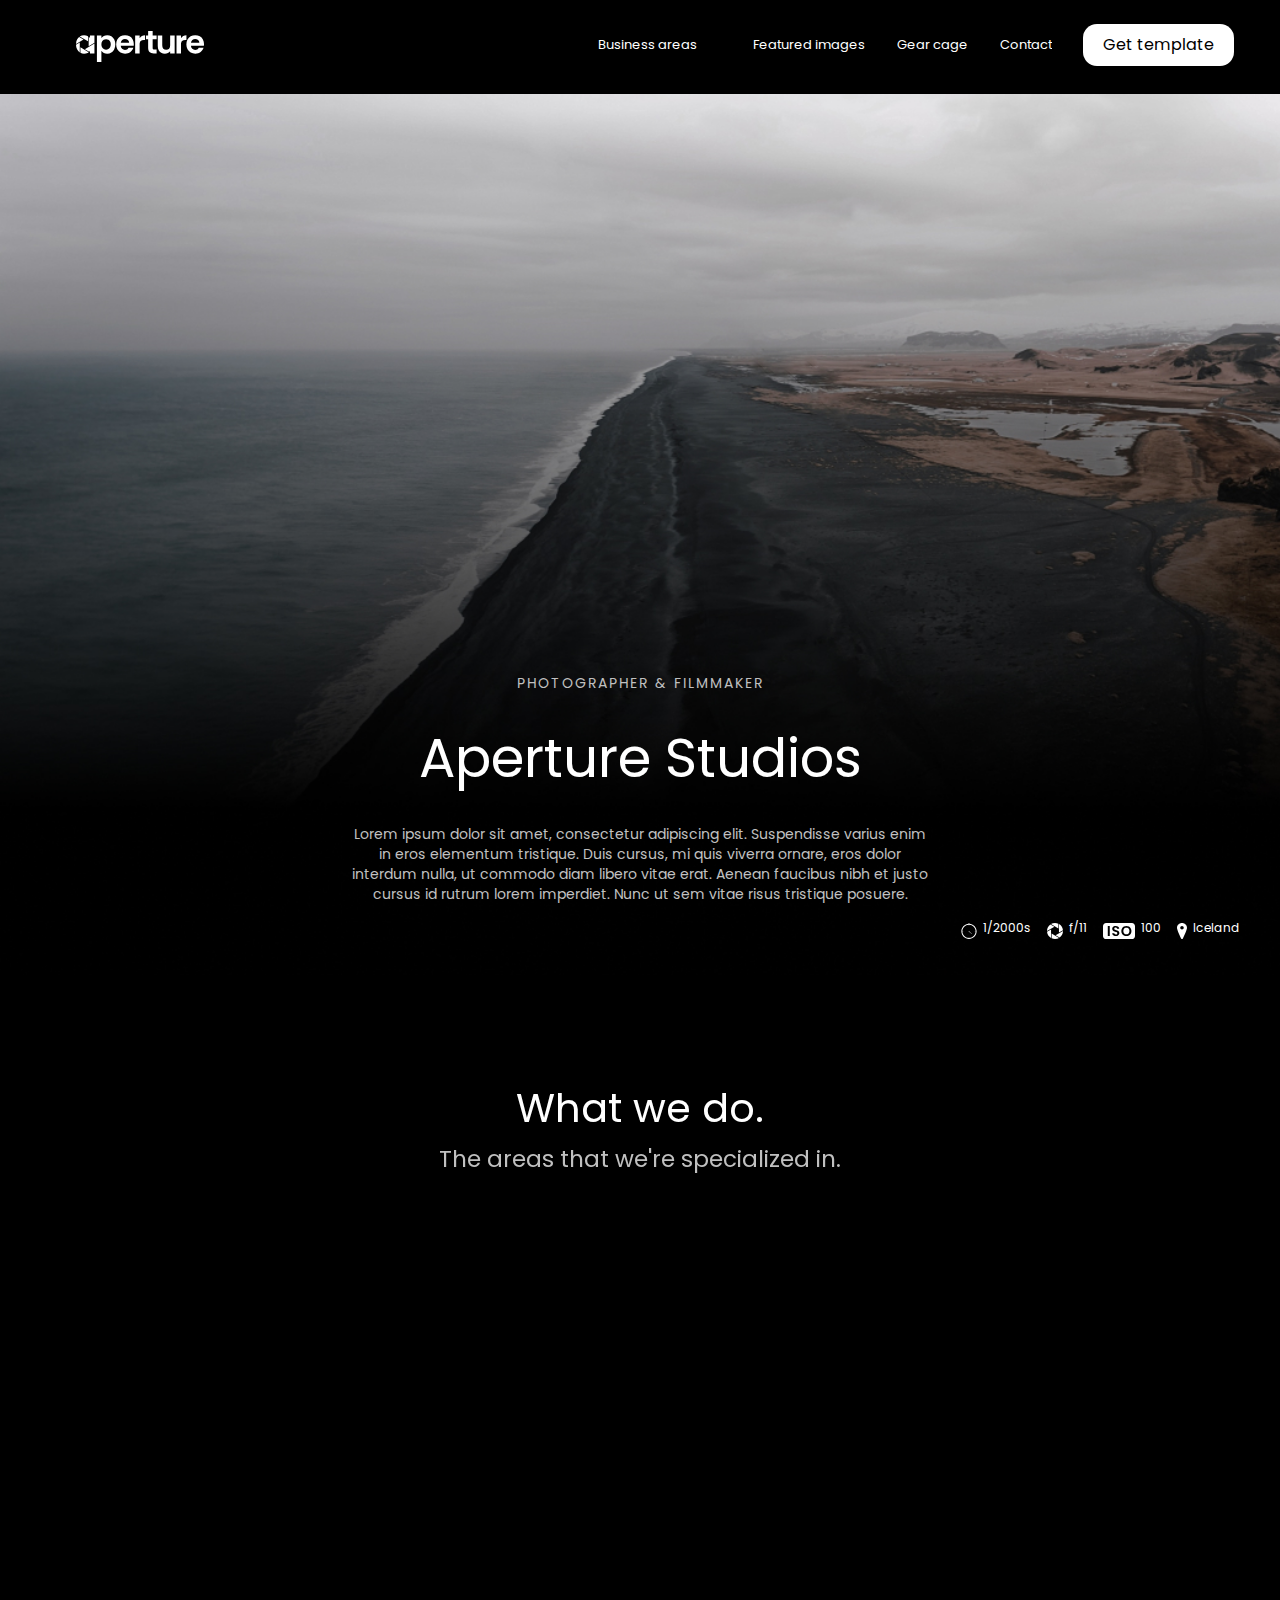
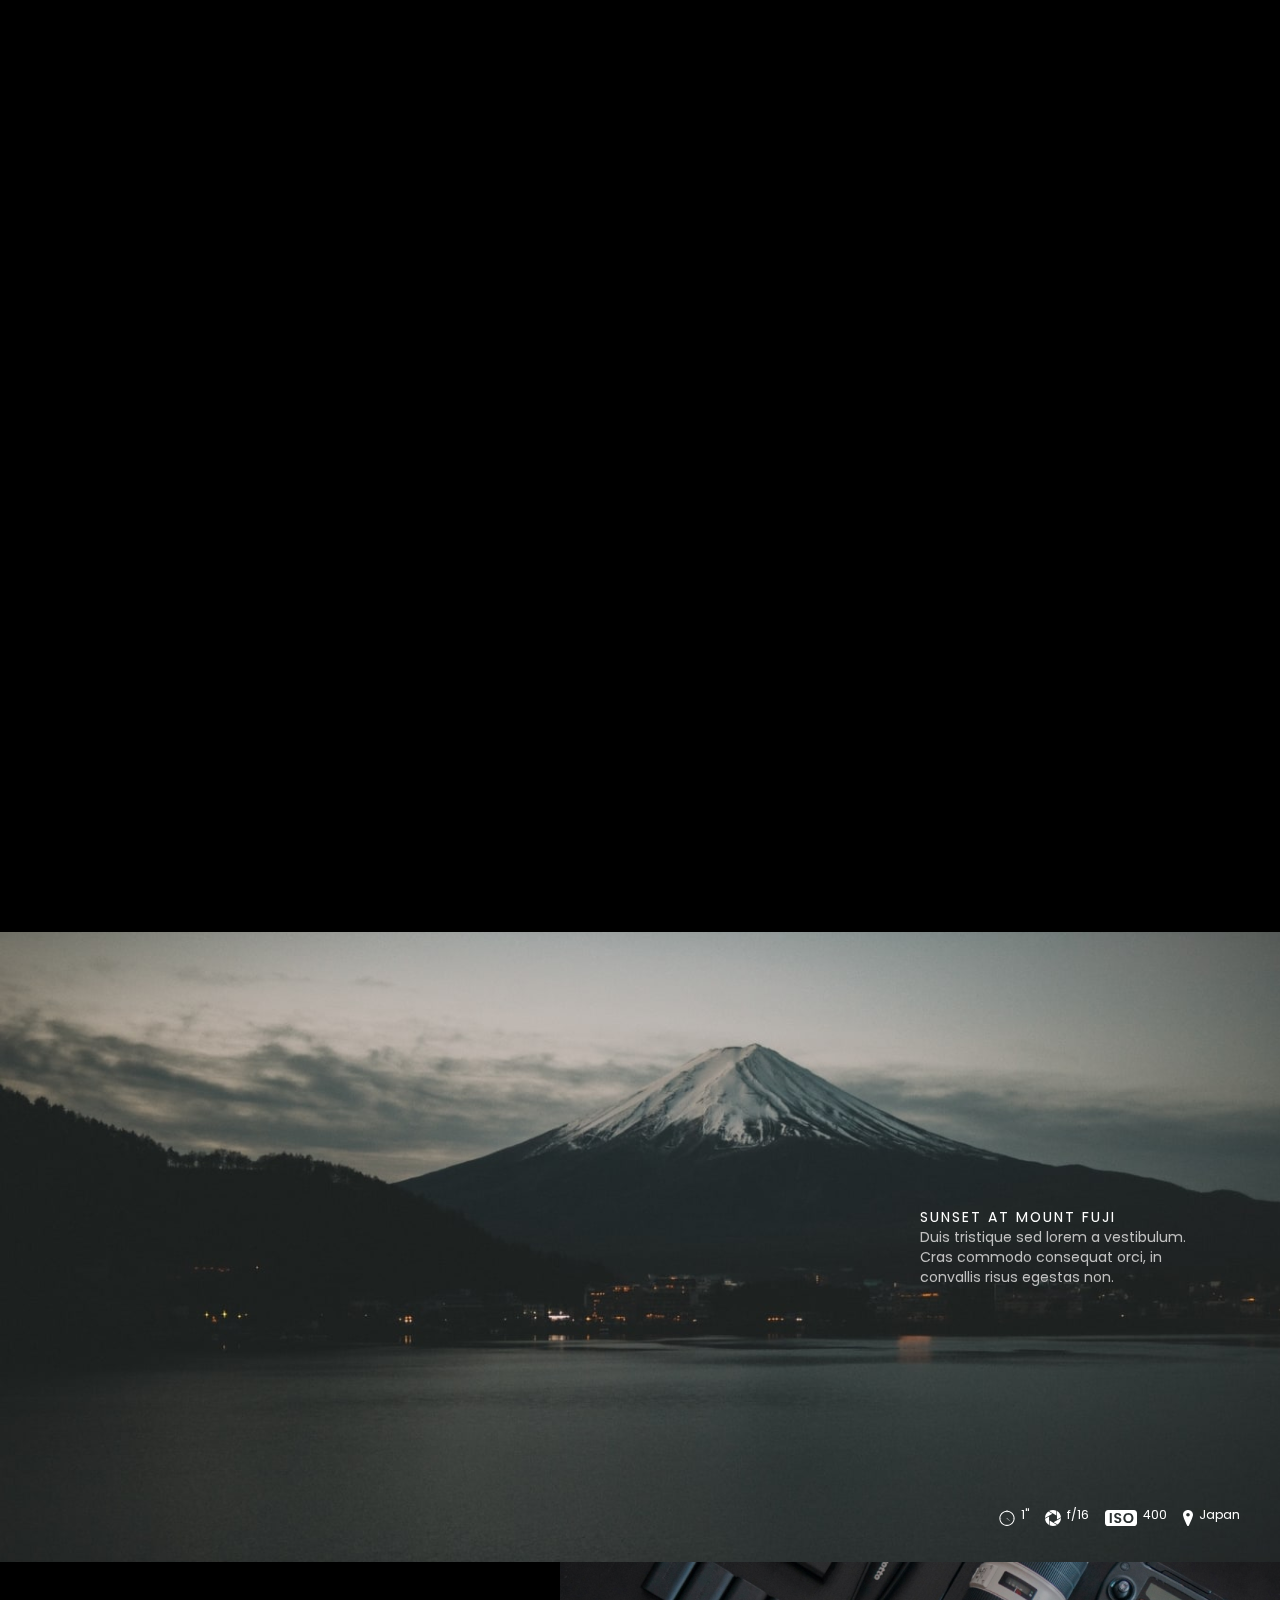
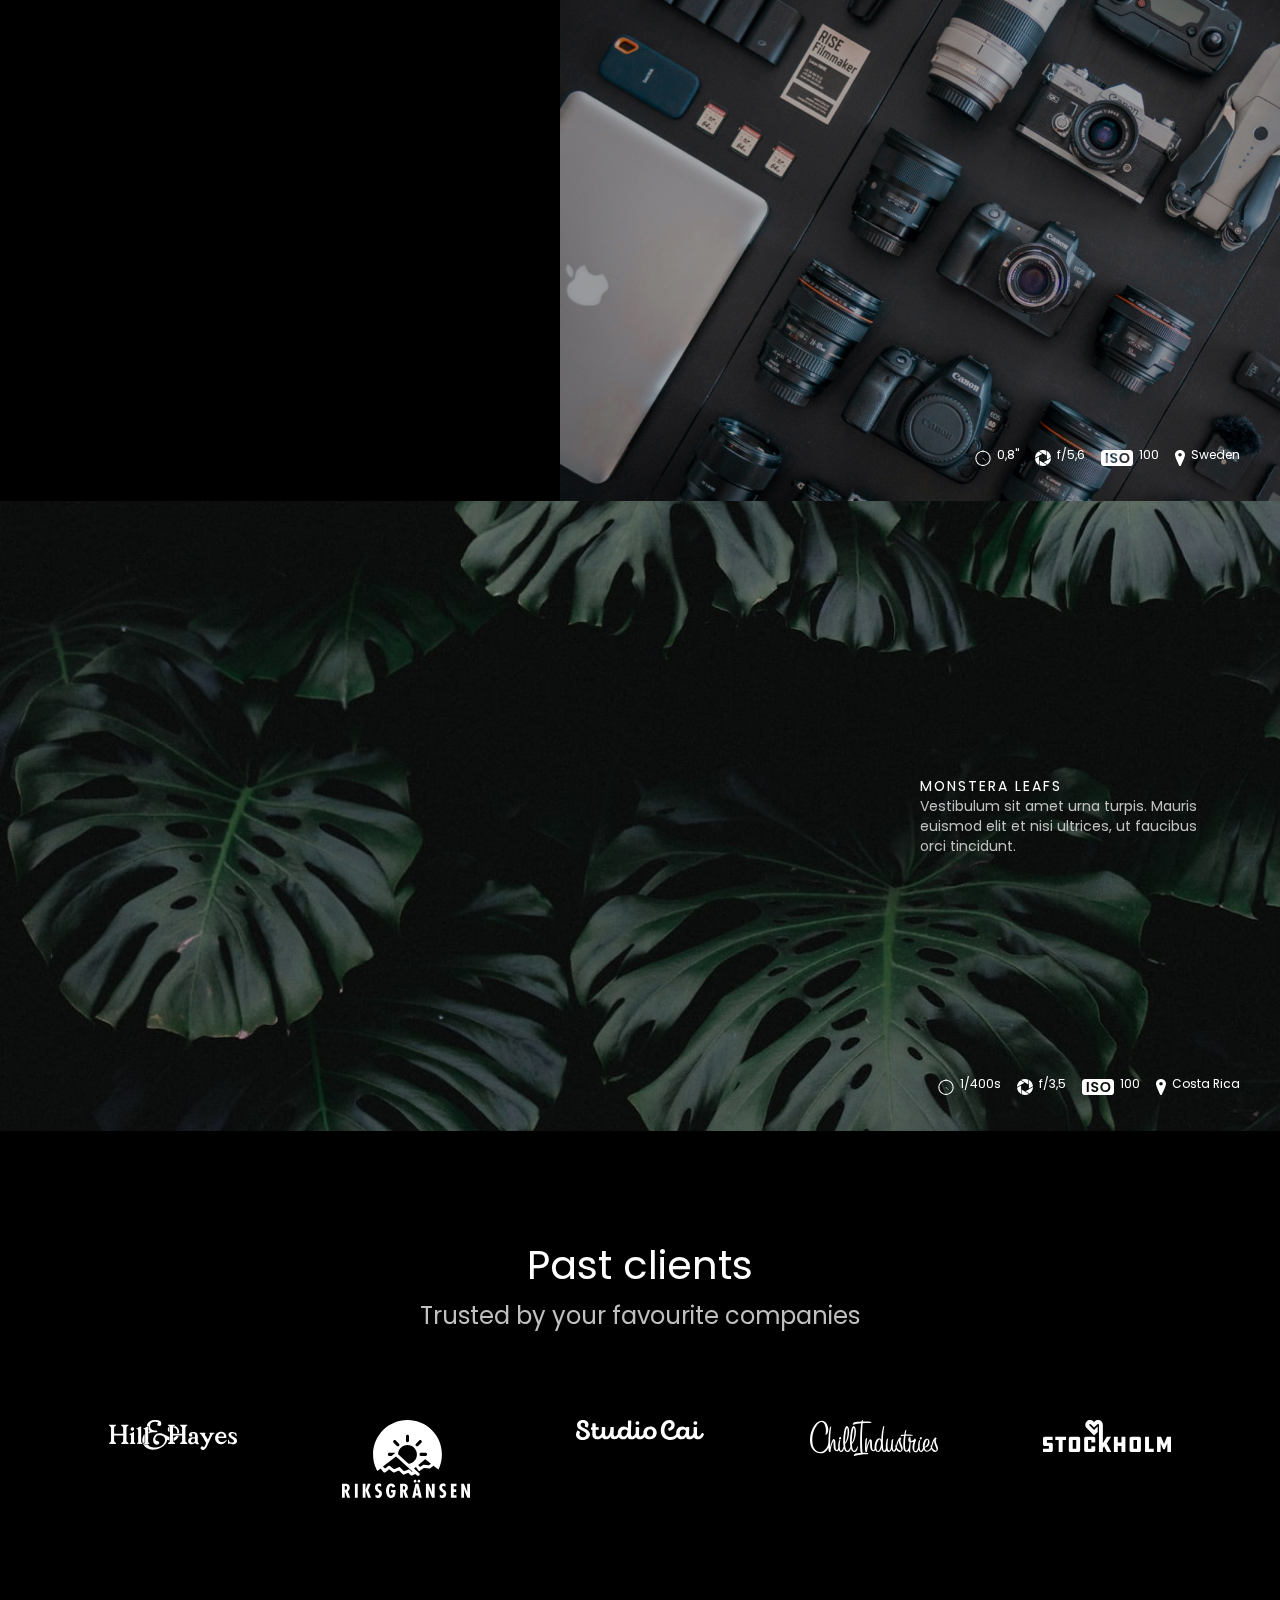
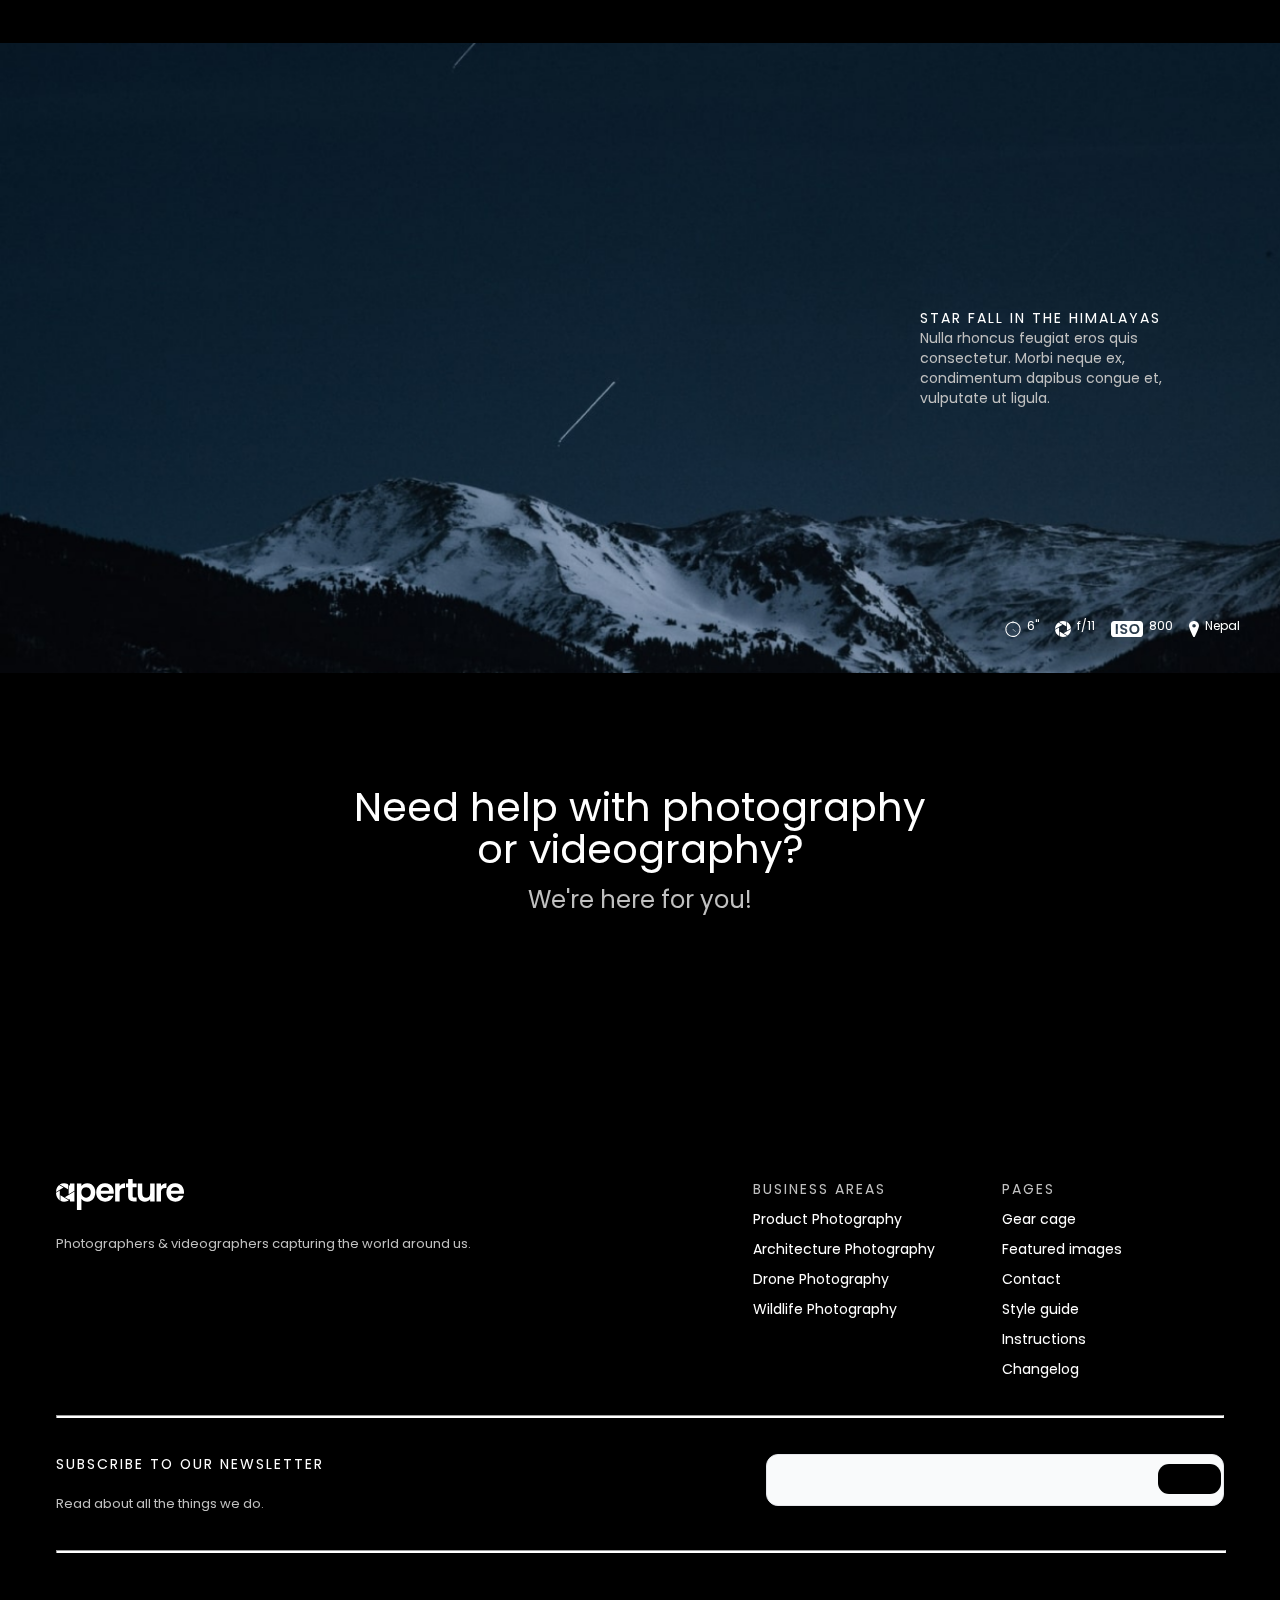
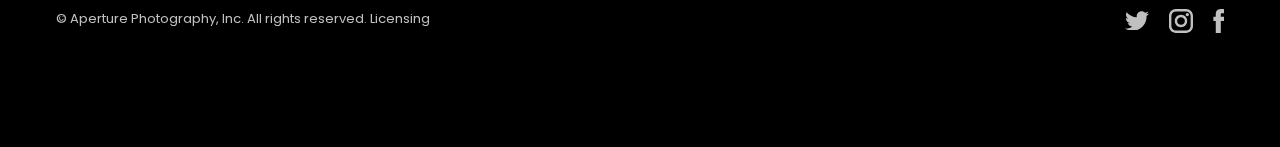
<file: index.html>
<!doctype html>
<html lang="en">
<head>
    <meta charset="UTF-8">
    <meta name="viewport"
          content="width=device-width, user-scalable=no, initial-scale=1.0, maximum-scale=1.0, minimum-scale=1.0">
    <meta http-equiv="X-UA-Compatible" content="ie=edge">
    <title>Document</title>
    <link rel="stylesheet" href="css/owl.carousel.css">
    <link rel="stylesheet" href="css/owl.theme.default.css">
    <link rel="stylesheet"
          href="https://cdnjs.cloudflare.com/ajax/libs/animate.css/4.1.1/animate.min.css"/>
    <link rel="stylesheet" href="css/animate.css">
    <link rel="stylesheet" href="css/normalize.css">
    <link rel="stylesheet" href="css/menu.css">
    <link rel="stylesheet" href="css/style.css">
    <link rel="stylesheet" href="css/media-queries.css">
    <link rel="stylesheet" href="css/style_preproc.css">


</head>
<body>
<header class="cd-header">
    <div class="container">
    <div class="header-wrapper">
        <div class="logo-wrap">
            <a href="#"><img src="images/Combined-Shape.svg" alt="logo"></a>
        </div>
        <div class="nav-but-wrap">
            <div class="menu-icon hover-target">
                <span class="menu-icon__line menu-icon__line-left"></span>
                <span class="menu-icon__line"></span>
                <span class="menu-icon__line menu-icon__line-right"></span>
            </div>
        </div>
    </div>
        <div class="nav">
            <div class="nav__content">
                <ul class="nav__list container">
                    <li class="nav__list-item active-nav"><a href="#" class="hover-target">Business areas</a></li>
                    <li class="nav__list-item"><a href="#" class="hover-target">Featured images</a></li>
                    <li class="nav__list-item"><a href="#" class="hover-target">Gear cage</a></li>
                    <li class="nav__list-item"><a href="#" class="hover-target">Contact</a></li>
                    <li class="nav__list-item"><a href="#" class="hover-target animate__flipInX wow">Get template</a></li>
                </ul>
            </div>
        </div>
    </div>
</header>




<div class='cursor2' id="cursor2"></div>
<div class='cursor3' id="cursor3"></div>
</header>
<!--<header>-->
<!--    <div class="container">-->
<!--    <a href="#"><img src="images/Combined-Shape.svg" alt="logo"></a>-->
<!--        <nav>-->
<!--            <ul>-->
<!--                <li><a href="#">Business areas</a></li>-->
<!--                <li><a href="#">Featured images</a></li>-->
<!--                <li><a href="#">Gear cage</a></li>-->
<!--                <li><a href="#">Contact</a></li>-->
<!--                <li><a href="#">Get template</a></li>-->
<!--            </ul>-->
<!--        </nav>-->
<!--    </div>-->
<!--        </div>-->
<!--    </div>-->

<!--</header>-->
<section class="main_banner">
    <div class="container">
        <h3 class="animate__zoomInDown wow">Photographer & Filmmaker</h3>
        <h1 class="animate__zoomInDown wow">Aperture Studios</h1>
        <p>Lorem ipsum dolor sit amet, consectetur adipiscing elit. Suspendisse varius enim in eros elementum tristique. Duis cursus, mi quis viverra ornare, eros dolor interdum nulla, ut commodo diam libero vitae erat. Aenean faucibus nibh et justo cursus id rutrum lorem imperdiet. Nunc ut sem vitae risus tristique posuere.</p>
    </div>
    <ul class="li_img">
        <li>1/2000s</li>
        <li>f/11</li>
        <li>100</li>
        <li>Iceland</li>
    </ul>
</section>


<section class="product">
    <div class="container">
    <h2>What we do.</h2>
    <h4>The areas that we're specialized in.</h4>
    </div>
    <div class="container d-flex product_padding">
        <div class="product_photo animate__zoomIn wow">
            <article class="position_photo">
                <h5>Product Photography</h5>
                <p>Cras commodo consequat orci, in convallis risus egestas non. Nulla efficitur auctor hendrerit. Etiam ut orci varius, faucibus libero ac, cursus quam.</p>
                <a class="touch read_mt" href="#">Read more</a>
            </article>
            <img src="images/product1.png" alt="pictures">
        </div>

        <div class="product_photo animate__zoomIn wow">
            <article class="position_photo">
                <h5>Architecture Photography</h5>
                <p>Aenean porta neque eget consequat fringilla. Vestibulum ultrices, orci nec egestas pharetra, ligula est semper enim, nec auctor sapien leo nec purus. Fusce tincidunt aliquet sapien, sit amet rhoncus leo imperdiet nec.</p>
                <a class="touch read_mt" href="#">Read more</a>
            </article>
            <img src="images/product2.png" alt="pictures">
        </div>
    </div>
    <div class="container d-flex">
        <div class="product_photo animate__zoomIn wow">
            <article class="position_photo">
                <h5>Drone Photography</h5>
                <p>Mauris euismod elit et nisi ultrices, ut faucibus orci tincidunt. Duis tristique sed lorem a vestibulum. Cras commodo consequat orci, in convallis risus egestas non. Nulla efficitur auctor hendrerit. Etiam ut orci varius, faucibus libero ac, cursus quam.</p>
                <a class="touch read_mt" href="#">Read more</a>
            </article>
            <img src="images/product3.png" alt="pictures">
        </div>

        <div class="product_photo animate__zoomIn wow">
            <article class="position_photo">
                <h5>Wildlife Photography</h5>
                <p>Lorem ipsum dolor sit amet, consectetur adipiscing elit. Nullam scelerisque aliquam odio et faucibus. Nulla rhoncus feugiat eros quis consectetur. Morbi neque ex, condimentum dapibus congue et, vulputate ut ligula. Vestibulum sit amet urna turpis.</p>
                <a class="touch read_mt" href="#">Read more</a>
            </article>
            <img src="images/product4.png" alt="pictures">
        </div>
    </div>



</section>


<section class="main_banner2">
        <div class="container main_inherit">
        <h4 class="countries_text">Sunset at Mount Fuji</h4>
        <p class="countries_text2">Duis tristique sed lorem a vestibulum. Cras commodo consequat orci, in convallis risus egestas non.</p>
        </div>
    <ul class="li_img">
        <li>1''</li>
        <li>f/16</li>
        <li>400</li>
        <li>Japan</li>
    </ul>
</section>
<section class="the_tools">
<div class="container d-flex">
    <div class="the_tools_p animate__flipInY wow">
    <h5>The Gear cage</h5>
    <h2>The tools that we use.</h2>
    <p>The say that "no place is boring if you've had a good night's sleep and have a pocket full of unexposed film". While we don't shoot (a lot) of film these days — these are the tools that we actually use everyday to capture the amazing things around us.</p>
    <a class="touch" href="#">Check it out</a>
    </div>
    <div class="photo_tools">
        <img src="images/photo.jpg" alt="pictures">
        <ul class="li_img">
            <li>0,8''</li>
            <li>f/5,6</li>
            <li>100</li>
            <li>Sweden</li>
        </ul>
    </div>

</div>
</section>



<section class="main_banner3">
    <div class="container main_inherit">
        <h4 class="countries_text">Monstera Leafs</h4>
        <p class="countries_text2">Vestibulum sit amet urna turpis. Mauris euismod elit et nisi ultrices, ut faucibus orci tincidunt.</p>
    </div>
    <ul class="li_img">
        <li>1/400s</li>
        <li>f/3,5</li>
        <li>100</li>
        <li>Costa Rica</li>
    </ul>
</section>

<section class="backgr_black">
    <div class="container">
    <h3>Past clients</h3>
    <p>Trusted by your favourite companies</p>
    <div class="d-flex owl-carousel img_padding">
        <a href="#"><img src="images/Combined-Shape1.svg" alt="pic"></a>
            <a href="#"><img src="images/Combined-Shape2.svg" alt="pic"></a>
                <a href="#"><img src="images/Combined-Shape3.svg" alt="pic"></a>
                    <a href="#"><img src="images/Combined-Shape4.svg" alt="pic"></a>
                        <a href="#"> <img src="images/Combined-Shape5.svg" alt="pic"></a>
    </div>
    </div>
</section>
<section class="main_banner4">
    <div class="container main_inherit">
        <h4 class="countries_text">Star fall in the Himalayas</h4>
        <p class="countries_text2">Nulla rhoncus feugiat eros quis consectetur. Morbi neque ex, condimentum dapibus congue et, vulputate ut ligula.</p>
    </div>
    <ul class="li_img">
        <li>6''</li>
        <li>f/11</li>
        <li>800</li>
        <li>Nepal</li>
    </ul>
</section>
<section class="backgr_black2">
    <div class="container">
    <h3>Need help with photography <br> or videography?</h3>
    <p class="Where">We're here for you!</p>
    <a class="touch animate__bounceIn wow touch_top" href="#">Get in touch</a>
        </div>
</section>
<footer>
    <div class="container d-flex footer_padding_cont">
        <div class="footer_logo">
            <a href="#"><img src="images/Combined-Shape.svg" alt="logo"></a>
            <p>Photographers & videographers capturing the world around us.</p>
        </div>
        <div class="footer_business_li">
        <ul>
            <li class="Business_footer_li">Business areas</li>
            <a href="#" ><li>Product Photography</li></a>
            <a href="#" ><li>Architecture Photography</li></a>
            <a href="#" ><li>Drone Photography</li></a>
            <a href="#" ><li>Wildlife Photography</li></a>
        </ul>
        </div>
        <div class="footer_pages">
            <ul>
            <li class="Business_footer_li">Pages</li>
            <a href="#" ><li>Gear cage</li></a>
            <a href="#" ><li>Featured images</li></a>
            <a href="#" ><li>Contact</li></a>
            <a href="#" ><li>Style guide</li></a>
            <a href="#" ><li>Instructions</li></a>
            <a href="#" ><li>Changelog</li></a>
            </ul>

        </div>
    </div>
    <div class="container d-flex">
        <hr class="footer_rectangle">
    </div>
    <div class="container d-flex footer_padding_content">
    <div class="footer_subscribe">
        <h4>
            Subscribe to our newsletter
        </h4>
        <h5>
            Read about all the things we do.
        </h5>
    </div>
        <div>
            <form >
                <input class="footer_form" type="text" id="text">
                <input class="footer_form_submit" type="submit" value="">
            </form>
        </div>
    </div>
    <div class="container">
        <hr class="footer_rectangle_bottom">
    </div>
    <div class="container d-flex">
        <p class="footer_licensing">© Aperture Photography, Inc. All rights reserved. Licensing</p>
        <ul class="icons">
            <li><a href="#"></a></li>
            <li><a href="#"></a></li>
            <li><a href="#"></a></li>
        </ul>

    </div>
</footer>
<script src="js/wow.min.js"></script>
<script>
    new WOW().init();
</script>
<script
        src="https://code.jquery.com/jquery-3.6.0.min.js"
        integrity="sha256-/xUj+3OJU5yExlq6GSYGSHk7tPXikynS7ogEvDej/m4="
        crossorigin="anonymous"></script>
<script src="js/owl.carousel.js"></script>
<script src="js/scripts.js"></script>



</body>
</html>
</file>
<file: css/menu.css>
/* #Cursor
================================================== */

.cursor,
.cursor2,
.cursor3{
    position: fixed;
    border-radius: 50%;
    transform: translateX(-50%) translateY(-50%);
    pointer-events: none;
    left: -100px;
    top: 50%;
    mix-blend-mode: difference;
    -webkit-transition: all 300ms linear;
    transition: all 300ms linear;
}
.cursor2,.cursor3{
    height: 36px;
    width: 36px;
    z-index:99998;
    -webkit-transition:all 0.3s ease-out;
    transition:all 0.3s ease-out
}
.cursor2.hover,
.cursor3.hover{
    -webkit-transform:scale(2) translateX(-25%) translateY(-25%);
    transform:scale(2) translateX(-25%) translateY(-25%);
    border:none
}
.cursor2{
    border: 2px solid #fff;
    box-shadow: 0 0 22px rgba(255, 255, 255, 0.6);
}
.cursor2.hover{
    background: rgba(255,255,255,1);
    box-shadow: 0 0 12px rgba(255, 255, 255, 0.2);
}
.cd-header{
    position: relative;
    width:100%;
    top:0;
    left:0;
    z-index:100;
}
.header-wrapper{
    position: relative;
    margin-left: 20px;
}
.logo-wrap {
    position: absolute;
    display:block;
    left:0;
    top: -16px;
    cursor: pointer;
}
.logo-wrap a span{
    color: #8167a9;
}
.logo-wrap a:hover {
    opacity: 0.9;
}
.nav-but-wrap{
    position: relative;
    display: none;
    float: right;
    padding-left: 15px;
    padding-top: 15px;
    z-index: 99;
    transition : all 0.3s ease-out;
}
.menu-icon {
    height: 30px;
    width: 30px;
    position: relative;
    z-index: 2;
    cursor: pointer;
    display: block;
}
.menu-icon__line {
    height: 2px;
    width: 30px;
    display: block;
    background-color: #fff;
    margin-bottom: 7px;
    cursor: pointer;
    -webkit-transition: background-color .5s ease, -webkit-transform .2s ease;
    transition: background-color .5s ease, -webkit-transform .2s ease;
    transition: transform .2s ease, background-color .5s ease;
    transition: transform .2s ease, background-color .5s ease, -webkit-transform .2s ease;
}
.menu-icon__line-left {
    width: 16.5px;
    -webkit-transition: all 200ms linear;
    transition: all 200ms linear;
}
.nav {
    position: relative;
    z-index: 98;
    left: 0;
    top: 0;
}
.nav:before, .nav:after {
    content: "";
    position: fixed;
    width: 100vw;
    height: 100vh;
    background: rgba(20, 21, 26,0.6);
    border-bottom-left-radius: 200%;
    z-index: -1;
    -webkit-transition: -webkit-transform cubic-bezier(0.77, 0, 0.175, 1) 0.6s, border-radius linear 0.8s;
    transition: -webkit-transform cubic-bezier(0.77, 0, 0.175, 1) 0.6s, border-radius linear 0.8s;
    transition: transform cubic-bezier(0.77, 0, 0.175, 1) 0.6s, border-radius linear 0.8s;
    transition: transform cubic-bezier(0.77, 0, 0.175, 1) 0.6s, -webkit-transform cubic-bezier(0.77, 0, 0.175, 1) 0.6s, border-radius linear 0.8s;
    -webkit-transform: translateX(100%) translateY(-100%);
    transform: translateX(100%) translateY(-100%);
}
.nav:after {
    background: rgba(9,9,12,1);
    -webkit-transition-delay: 0s;
    transition-delay: 0s;
}
.nav:before {
    -webkit-transition-delay: .2s;
    transition-delay: .2s;
}
.nav__content {
    position: relative;
    visibility: inherit;
    top: 50%;
    -webkit-transform: none;
    transform: none;
    width: 100%;
    text-align: center;
}
.nav__list {
    position: relative;
    z-index: 2;
    padding-right: 90px;
}
.nav__list-item {
    position: relative;
    display: block;
    -webkit-transition-delay: 0.8s;
    transition-delay: 0.8s;
    opacity: 1;
    text-align: center;
    color: #fff;
    overflow: hidden;
    font-family: 'Montserrat', sans-serif;
    font-weight: 900;
    line-height: 1.15;
    -webkit-transform: translate(100px, 0%);
    transform: translate(100px, 0%);
    -webkit-transition: opacity .2s ease, -webkit-transform .3s ease;
    transition: opacity .2s ease, -webkit-transform .3s ease;
    transition: opacity .2s ease, transform .3s ease;
    transition: opacity .2s ease, transform .3s ease, -webkit-transform .3s ease;
    margin-top: 0;
    margin-bottom: 0;
}
.nav__list-item a{
    position: relative;
    text-decoration: none;
    color: rgba(255,255,255,0.6);
    overflow: hidden;
    cursor: pointer;
    z-index: 2;
    display: inline-block;
    -webkit-transition: all 200ms linear;
    transition: all 200ms linear;
    text-decoration: none;
    font-family: 'Poppins';
    font-weight: 400;
    font-size: 13px;
    line-height: 20px;
    color: #FFFFFF;
}
.nav__list-item {
    margin-left: 32px;
}
.nav__list-item:first-of-type {
    margin-right: 24px;
}

.nav__list-item:first-of-type {
    font-size: 13px;
}

.nav__list-item:last-of-type {
    margin-left: 31px;
}
.nav__list-item:last-of-type a {
    padding: 11px 20px;
    background: #FFFFFF;
    border-radius: 14px;
    font-family: 'Poppins';
    font-weight: 400;
    font-size: 16px;
    line-height: 20px;
    color: #000000;
}

.nav__list-item a:hover{
    color: #869791;
}
.nav__list-item.active-nav a{
    color: rgba(255,255,255,1);
}
body.nav-active .nav__content {
    visibility: visible;
}
body.nav-active .menu-icon__line {
    background-color: #fff;
    -webkit-transform: translate(0px, 0px) rotate(-45deg);
    transform: translate(0px, 0px) rotate(-45deg);
}
body.nav-active .menu-icon__line-left {
    width: 15px;
    -webkit-transform: translate(2px, 4px) rotate(45deg);
    transform: translate(2px, 4px) rotate(45deg);
}
body.nav-active .menu-icon__line-right {
    width: 15px;
    float: right;
    -webkit-transform: translate(-3px, -3.5px) rotate(45deg);
    transform: translate(-3px, -3.5px) rotate(45deg);
}
body.nav-active .menu-icon:hover .menu-icon__line-left,
body.nav-active .menu-icon:hover .menu-icon__line-right {
    width: 15px;
}
body.nav-active .nav {
    visibility: visible;
}
body.nav-active .nav:before, body.nav-active .nav:after {
    -webkit-transform: translateX(0%) translateY(0%);
    transform: translateX(0%) translateY(0%);
    border-radius: 0;
}
body.nav-active .nav:after {
    -webkit-transition-delay: .1s;
    transition-delay: .1s;
}
body.nav-active .nav:before {
    -webkit-transition-delay: 0s;
    transition-delay: 0s;
}
body.nav-active .nav__list-item {
    opacity: 1;
    -webkit-transform: translateX(0%);
    transform: translateX(0%);
    -webkit-transition: opacity .3s ease, color .3s ease, -webkit-transform .3s ease;
    transition: opacity .3s ease, color .3s ease, -webkit-transform .3s ease;
    transition: opacity .3s ease, transform .3s ease, color .3s ease;
    transition: opacity .3s ease, transform .3s ease, color .3s ease, -webkit-transform .3s ease;
}
body.nav-active .nav__list-item:nth-child(0) {
    -webkit-transition-delay: 0.7s;
    transition-delay: 0.7s;
}
body.nav-active .nav__list-item:nth-child(1) {
    -webkit-transition-delay: 0.8s;
    transition-delay: 0.8s;
}
body.nav-active .nav__list-item:nth-child(2) {
    -webkit-transition-delay: 0.9s;
    transition-delay: 0.9s;
}
body.nav-active .nav__list-item:nth-child(3) {
    -webkit-transition-delay: 1s;
    transition-delay: 1s;
}
body.nav-active .nav__list-item:nth-child(4) {
    -webkit-transition-delay: 1.1s;
    transition-delay: 1.1s;
}
body.nav-active .nav__list-item:nth-child(5) {
    -webkit-transition-delay: 1.2s;
    transition-delay: 1.2s;
}
body.nav-active .nav__list-item:nth-child(6) {
    -webkit-transition-delay: 1.3s;
    transition-delay: 1.3s;
}
body.nav-active .nav__list-item:nth-child(7) {
    -webkit-transition-delay: 1.4s;
    transition-delay: 1.4s;
}
body.nav-active .nav__list-item:nth-child(8) {
    -webkit-transition-delay: 1.5s;
    transition-delay: 1.5s;
}
body.nav-active .nav__list-item:nth-child(9) {
    -webkit-transition-delay: 1.6s;
    transition-delay: 1.6s;
}
body.nav-active .nav__list-item:nth-child(10) {
    -webkit-transition-delay: 1.7s;
    transition-delay: 1.7s;
}
.container {
    max-width: 1168px;
    margin: auto;
}

header .container {
    display: flex;
    justify-content: space-between;
    align-items: center;
}
.nav-active{
    overflow: hidden;
}
</file>
<file: css/style.css>
@font-face {
    font-family: 'Poppins';
    src: url('../fonts/Poppins-Regular.eot');
    src: url('../fonts/Poppins-Regular.eot?#iefix') format('embedded-opentype'),
    url('../fonts/Poppins-Regular.woff2') format('woff2'),
    url('../fonts/Poppins-Regular.woff') format('woff'),
    url('../fonts/Poppins-Regular.ttf') format('truetype'),
    url('../fonts/Poppins-Regular.svg#Poppins-Regular') format('svg');
    font-weight: normal;
    font-style: normal;
    font-display: swap;
}
* {
    padding: 0;
    margin: 0;
    text-decoration: none;
    font-family: 'Poppins';
}

/*main banner section*/
.main_banner{
    background-image: url("../images/IMAGE.jpg");
    background-size: cover;
    height: 90vh;
    display: flex;
    justify-content: center;
    align-items: end;
    padding-bottom: 71px;
    position: relative;

}
.main_banner .container{
    max-width: 580px;
    margin: inherit;
    text-align: center;
}
.main_banner h3{
    font-family: 'Poppins';
    font-style: normal;
    font-weight: 400;
    font-size: 14px;
    line-height: 20px;
    letter-spacing: 2px;
    text-transform: uppercase;
    color: #C0C0C0;
}
.main_banner h1{
    font-family: 'Poppins';
    font-style: normal;
    font-weight: 400;
    font-size: 54px;
    line-height: 59px;
    color: #FFFFFF;
}
.main_banner p{
    font-family: 'Poppins';
    font-style: normal;
    font-weight: 400;
    font-size: 14px;
    line-height: 20px;
    color: #C0C0C0;

}
.li_img{
    list-style: none;
    display: flex;
    position: absolute;
    right: 40px;
    bottom: 41px;
}
.li_img li{
    margin-left: 16px;
    font-family: 'Poppins';
    font-style: normal;
    font-weight: 400;
    font-size: 12px;
    line-height: 12px;
    color: #FFFFFF;
}
.li_img li:before{
    content: "";
    display: inline-block;
    background-image: url("../images/icon1.svg");
    width: 16px;
    height: 16px;
    margin-right: 6px;
    position: relative;
    top: 7px;
}
.li_img li:nth-child(2):before{
    background-image: url("../images/icon2.svg");
}
.li_img li:nth-child(3):before{
    background-image: url("../images/icon3.svg");
    width: 32px;
}
.li_img li:last-of-type:before{
    background-image: url("../images/icon4.svg");
    width: 10px;
}
.main_banner2{
    background-image: url("../images/IMAGE2.svg");
    background-size: cover;
    height: 70vh;
    position: relative;
    display: flex;
    justify-content: end;
    align-items: center;
}
.countries_text{
    font-family: 'Poppins';
    font-style: normal;
    font-weight: 400;
    font-size: 14px;
    line-height: 20px;
    letter-spacing: 2px;
    text-transform: uppercase;
    color: #FFFFFF;
}
.countries_text2{
    font-family: 'Poppins';
    font-style: normal;
    font-weight: 400;
    font-size: 14px;
    line-height: 20px;
    color: #C0C0C0;
    max-width: 298px;
}
.main_inherit{
    margin: inherit;
    padding-right: 62px;
}
.main_banner3{
    background-image: url("../images/IMAGE3.svg");
    background-size: cover;
    height: 70vh;
    position: relative;
    display: flex;
    justify-content: end;
    align-items: center;
}
.main_banner4{
    background-image: url("../images/IMAGE4.png");
    background-size: cover;
    height: 70vh;
    position: relative;
    display: flex;
    justify-content: end;
    align-items: center;
}
.backgr_black{
    background: black;
    text-align: center;
}
.backgr_black h3{
    font-family: 'Poppins';
    font-style: normal;
    font-weight: 400;
    font-size: 40px;
    line-height: 42px;
    color: #FFFFFF;
    padding-top: 113px;
}
.backgr_black P{
    padding-top: 15px;
    font-family: 'Poppins';
    font-style: normal;
    font-weight: 400;
    font-size: 24px;
    line-height: 30px;
    color: #C0C0C0;
}
.d-flex {
    justify-content: space-between;
    display: flex;

}
.img_padding{
    padding-top: 89px;
    padding-bottom: 140px;
    margin: auto;
    align-items: center;

}
.backgr_black a{
    display: inline-block;
    max-width: 128px;
}
.backgr_black a img{
    display: block;
    width: 100%;
}

.backgr_black2{
    background: black;
    text-align: center;
}
.backgr_black2 h3{
    font-family: 'Poppins';
    font-style: normal;
    font-weight: 400;
    font-size: 40px;
    line-height: 42px;
    color: #FFFFFF;
    padding-top: 113px;
    margin: auto;
    text-align: center;
}
.Where{
    font-family: 'Poppins';
    font-style: normal;
    font-weight: 400;
    font-size: 24px;
    line-height: 30px;
    color: #C0C0C0;
    padding-top: 15px;
}
.touch{
    height: 42px;
    display: inline-flex;
    align-items: center;
    font-family: 'Poppins';
    font-style: normal;
    font-weight: 400;
    font-size: 16px;
    line-height: 20px;
    color: #000000;
    background: #FFFFFF;
    border-radius: 14px;
    margin-bottom: 108px;
    padding-right: 10px;
}
.touch_top{
    margin-top: 22px;
}

.touch:before {
    display: inline-block;
    content: '';
    width: 32px;
    height: 32px;
    margin-right: 5px;
    margin-left: 5px;
    background-color: black;
    border-radius: 14px;
    flex-shrink: 0;
}
.block{
    display: none;
}
.product{
    background: black;
    padding: 112px 0 100px;
}
.product h2{
    font-family: 'Poppins';
    font-style: normal;
    font-weight: 400;
    font-size: 40px;
    line-height: 42px;
    color: #FFFFFF;
    text-align: center;
    padding-bottom: 15px;
}
.product h4{
    font-family: 'Poppins';
    font-style: normal;
    font-weight: 400;
    font-size: 23px;
    line-height: 30px;
    text-align: center;
    color: #C0C0C0;
    padding-bottom: 42px;
}
.product_photo{
    max-width: 576px;
    position: relative;
}
.product_photo img{
    display: block;
    width: 100%;
}
.product h5{
    font-family: 'Poppins';
    font-style: normal;
    font-weight: 400;
    font-size: 14px;
    line-height: 20px;
    letter-spacing: 2px;
    text-transform: uppercase;
    color: #FFFFFF;
    padding-bottom: 10px;
}
.product p{
    font-family: 'Poppins';
    font-style: normal;
    font-weight: 400;
    font-size: 14px;
    line-height: 20px;
    color: #C0C0C0;
}
.read_mt{
    margin-top: 17px;
}
.position_photo{
    position: absolute;
    max-width: 510px;
    left: 29px;
    bottom: -74px;
}
.product_padding{
    padding-bottom: 16px;
}
.the_tools{
    background: black;

}
.the_tools h5{
    font-family: 'Poppins';
    font-style: normal;
    font-weight: 400;
    font-size: 14px;
    line-height: 20px;
    letter-spacing: 2px;
    text-transform: uppercase;
    color: #C0C0C0;
    padding-bottom: 5px;
}
.the_tools h2{
    font-family: 'Poppins';
    font-style: normal;
    font-weight: 400;
    font-size: 28px;
    line-height: 32px;
    color: #FFFFFF;
    padding-bottom: 14px;
}
.the_tools p{
    font-family: 'Poppins';
    font-style: normal;
    font-weight: 400;
    font-size: 14px;
    line-height: 20px;
    color: #FFFFFF;
    max-width: 512px;
    padding-bottom: 20px;
}
.the_tools .container .the_tools_p .touch{
    margin-bottom: 153px;
}
.the_tools_p{
    padding-top: 173px;
}
.photo_tools{
    max-width: 720px;
    position: absolute;
    right: 0;
}
.the_tools .photo_tools img{
    display: block;
    width: 100%;
}
footer{
    background: black;
    padding: 92px 0 104px;
}
.footer_logo{
    margin-right: 270px;
}
.footer_logo a{
    max-width: 128px;
    display: block;
    width: 100%;
}
footer p{
    font-family: 'Poppins';
    font-style: normal;
    font-weight: 400;
    font-size: 13px;
    line-height: 20px;
    color: #C0C0C0;
    max-width: 440px;
    padding-top: 20px;
}
footer ul{
    list-style: none;
}
footer ul li {
    font-family: 'Poppins';
    font-style: normal;
    font-weight: 400;
    font-size: 14px;
    line-height: 20px;
    color: #FFFFFF;
    margin-bottom: 10px;
}
.Business_footer_li{
    font-family: 'Poppins';
    font-style: normal;
    font-weight: 400;
    font-size: 14px;
    line-height: 20px;
    letter-spacing: 2px;
    text-transform: uppercase;
    color: #C0C0C0;
}
.footer_pages{
    padding-right: 102px;
}
.footer_business_li{
    margin-right: 55px;
}
.footer_padding_cont{
    padding-bottom: 26px;
}
.footer_padding_content{
    padding-bottom: 36px;
}
.footer_rectangle{
    max-width: 1168px;
    width: 100%;
    height: 2px;
    background: #FFFFFF;
    border-radius: 0px;
    margin: 0 0 36px;
    border-bottom: 0;
}
.footer_rectangle_bottom{
    max-width: 1168px;
    width: 100%;
    height: 2px;
    background: #FFFFFF;
    border-radius: 0px;
    margin-bottom: 56px;
    border-bottom: 0;
}
.footer_subscribe{

}
.footer_subscribe h4{
    font-family: 'Poppins';
    font-style: normal;
    font-weight: 400;
    font-size: 14px;
    line-height: 20px;
    letter-spacing: 2px;
    text-transform: uppercase;
    color: #FFFFFF;
    padding-bottom: 20px;
}
.footer_subscribe h5{
    font-family: 'Poppins';
    font-style: normal;
    font-weight: 400;
    font-size: 13px;
    line-height: 20px;
    color: #C0C0C0;
}
.footer_form{
    box-sizing: border-box;
    height: 52px;
    background: #F9FAFB;
    border: 1px solid #E5E7EB;
    border-radius: 12px;
    width: 458px;
}
.footer_form_submit{
    position: absolute;
    height: 30px;
    border-radius: 11px;
    width: 63px;
    margin-left: -66px;
    margin-top: 10px;
    background: #000000;
    border-radius: 11px;
    border-style: none;
    cursor: pointer;
}
.footer_licensing{
    font-family: 'Poppins';
    font-style: normal;
    font-weight: 400;
    font-size: 13px;
    line-height: 20px;
    color: #C0C0C0;
    padding-top: 0;
}
footer .icons {
    display: flex;
    align-items: center;
}
footer .icons li{
    margin-left: 20px;
}
footer .icons li a:before {
    content: "";
    display: flex;
    background-image: url("../images/icons1.svg");
    width: 24px;
    height: 19px;
}
footer .icons li:nth-child(2) a:before {
    background-image: url("../images/icons2.svg");
    width: 24px;
    height: 24px;
}
footer .icons li:last-of-type a:before {
    background-image: url("../images/icons3.svg");
    width: 11px;
    height: 24px;
}
</file>
<file: css/media-queries.css>
@media only screen and (max-width: 1296px) {
    .the_tools_p{
        margin: 0 -14px;
        max-width: 512px;
    }


}
@media only screen and (max-width: 1175px) {
    header nav ul li:last-of-type a {
        padding: 7px 9px;
        font-size: 13px;
    }
    header nav a {
        font-size: 11px;
    }
    header nav ul li {
        margin-left: 25px;
    }
    header nav ul li:first-of-type {
        margin-right: 19px;
    }
    header nav ul li:last-of-type {
        margin-left: 25px;
    }
}
@media only screen and (max-width: 1024px)  {
        .backgr_black .img_padding{
        justify-content: center;
        display: inline-grid;
    }
    .backgr_black .img_padding a{
        margin-top: 60px;
    }
    .img_padding{
        padding-top: 1px;
        padding-bottom: 68px;
    }
    .main_banner {
        height: 60vh;
    }
    .main_banner2 {
        height: 60vh;
    }
    .main_banner3 {
        height: 60vh;
    }
    .main_banner4 {
        height: 60vh;
    }
    header nav ul{
        padding-top: 10px;
        justify-content: center;
    }

}

@media only screen and (max-width: 1195px) {
    .nav__list {
        padding-right: 171px;
    }
    .logo-wrap {
        padding-left: 48px;
    }
    ist-item:first-of-type {
        margin-right: 5px;
    }
    .nav__list-item {
        margin-left: 15px;
    }

}
@media only screen and (max-width: 1030px) {
    .nav__list-item:last-of-type {
        margin-left: 16px;
    }
    .nav__list-item:first-of-type {
        margin-right: 11px;
    }
    .nav__list-item:last-of-type a {
        padding: 7px 10px;
        font-size: 12px;
    }
    .nav__list-item a {
        font-size: 11px;
    }
    .nav__list {
        padding-right: 130px;
    }
    .logo-wrap {
        padding-left: 20px;
    }
}
@media only screen and (max-width: 767px) {
    .header-wrapper {
        width: calc(100% - 100px);
    }

    .nav-but-wrap{
        display: inline-block;
    }
    .nav{
        position: fixed;
    }
    .nav__content{
        position: fixed;
        visibility: hidden;
        -webkit-transform: translate(0%, -50%);
        transform: translate(0%, -50%);
    }
    .nav__list-item{
        opacity: 0;
    }
    .nav__list-item a{
        font-size: 17px;

    }
    .logo-wrap {
        padding-top: 24px;
    }
    .nav-but-wrap {
        left: 45px;
    }
    .nav__list {
        padding: 10px;
        flex-direction: column;
    }
    .nav__list-item a {
        font-size: 40px;
        line-height: 1;
        overflow: initial;
    }
    .nav__list-item{
        padding-bottom: 10px;
    }
    .nav__list {
    }
    .nav__list-item:last-of-type a {
        padding: 31px 40px;
        font-size: 26px;
    }


}
@media only screen and (max-width: 710px) {
    .backgr_black2 h3{
        font-size: 34px;
    }
    .main_banner h1{
        font-size: 42px;
    }

}
@media only screen and (max-width: 650px) {
    ul {
        margin-right: 55px;
    }
    header nav ul li:first-of-type {
        margin-right: -5px;
    }
    header nav ul li {
        margin-left: 18px;
    }

}
@media only screen and (max-width: 512px) {
    .backgr_black2 h3 {
        font-size: 28px;
    }
    .Where {
        font-size: 19px;
    }
    .main_banner h1 {
        font-size: 36px;
        padding-bottom: 10px;
    }
    .backgr_black h3 {
        font-size: 34px;
    }
    .backgr_black P {
        font-size: 19px;
    }
    .li_img li {
        font-size: 8px;
    }

}
@media only screen and (max-width: 400px) {
    .main_banner h3 {
        font-size: 10px;
    }
    .main_banner h1 {
        font-size: 24px;
    }
    .backgr_black h3 {
        font-size: 30px;
    }
    .backgr_black P {
        font-size: 16px;
    }
    .backgr_black2 h3 {
        font-size: 21px;
    }
    .Where {
        font-size: 16px;
    }



}
@media only screen and (max-width: 370px) {
    .nav-but-wrap {
        left: 58px;
    }
    .logo-wrap {
        padding-left: 0px;
    }
    .nav__list-item a {
        font-size: 35px;
        line-height: 1;
        overflow: initial;
    }
    .nav__list-item:last-of-type a {
        padding: 27px 35px;
        font-size: 22px;
    }

}
@media only screen and (max-width: 360px) {

}
@media only screen and (max-width: 340px) {
    .li_img {
        right: 4px;
    }
    .main_banner h1 {
        font-size: 16px;
    }
    .main_banner h3 {
        font-size: 8px;
    }

    element.style {
    }
    .main_banner p {
        font-size: 10px;
    }
}
</file>
<file: css/style_preproc.css>
header {
  background: black;
  padding: 24px 0;
}
header ul {
  list-style: none;
  display: flex;
  align-items: center;
}

/*# sourceMappingURL=style_preproc.css.map */
</file>
